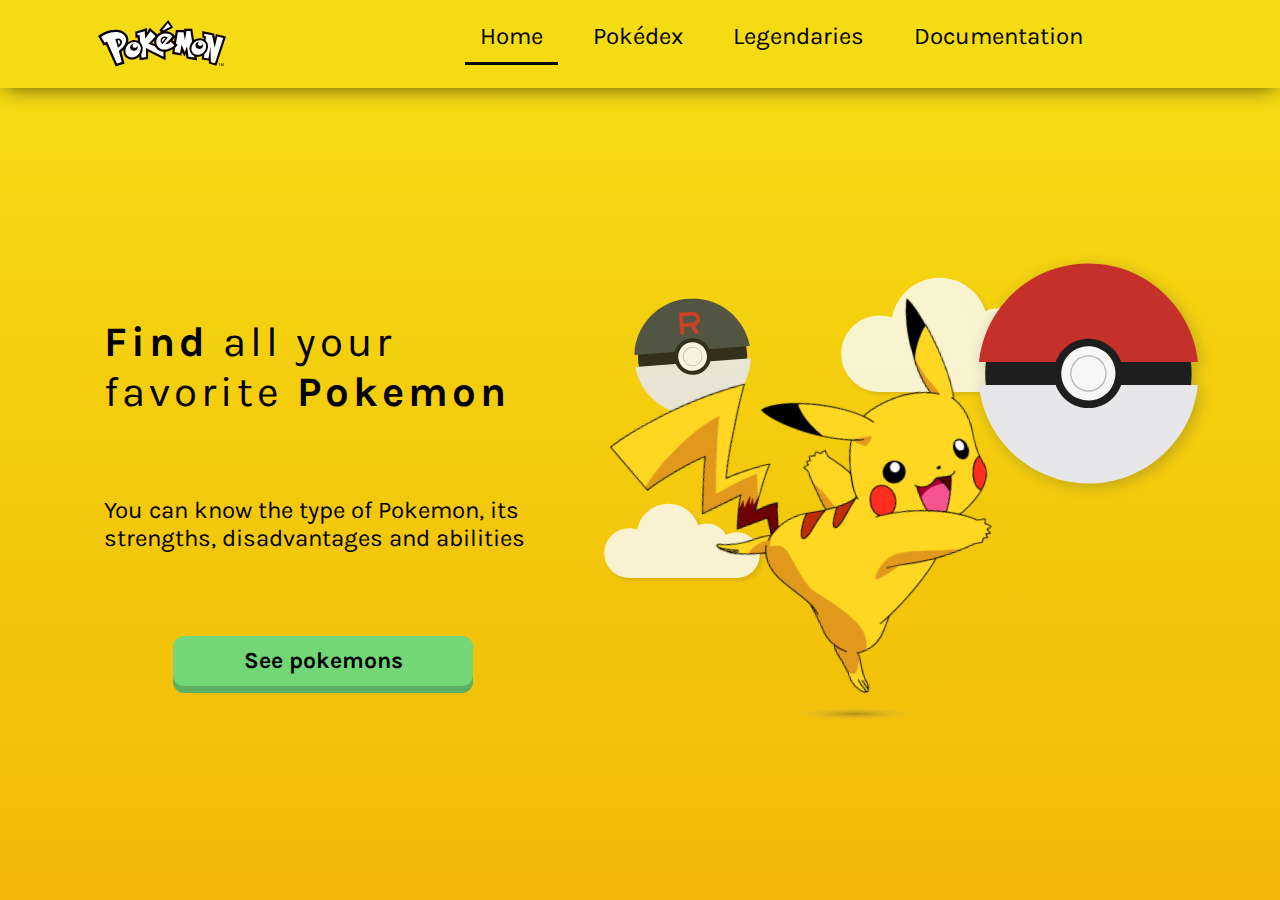
<file: index.html>
<!DOCTYPE html>
<html lang="pt-BR">

<head>
    <meta charset="UTF-8">
    <meta http-equiv="X-UA-Compatible" content="IE=edge">
    <meta name="viewport" content="width=device-width, initial-scale=1.0">
    <title>Pokedex</title>
    <link href="assets/styles/index.css" rel="stylesheet" />
    <link
        href="https://fonts.googleapis.com/css2?family=Karla:ital,wght@0,200;0,300;0,400;0,500;0,600;0,700;0,800;1,200;1,300;1,400;1,500;1,600;1,700;1,800&display=swap"
        rel="stylesheet">
</head>

<body>
    <header>
        <img src="assets/images/logo.svg" alt="Logo" />
        <button type="button" class="hamburguer-menu">
            <img src="assets/images/hamburguer.svg" alt="Hamburguer Menu" />
        </button>
        <nav class="navbar nav-index">
            <a href="#">
                Home
            </a>
            <a href="#">
                Pokédex
            </a>
            <a href="legendaries.html">
                Legendaries
            </a>
            <a href="#">
                Documentation
            </a>
        </nav>
    </header>
    <main>
        <img class="pikachu" src="assets/images/pikachu.svg" alt="pikachu" />
        <div>
            <h1><strong>Find</strong> all your favorite <strong>Pokemon</strong></h1>
            <p>You can know the type of Pokemon, its strengths, disadvantages and abilities</p>
            <a class="link-pokemons" href="#">See pokemons</a>
        </div>
    </main>
</body>

</html>
</file>
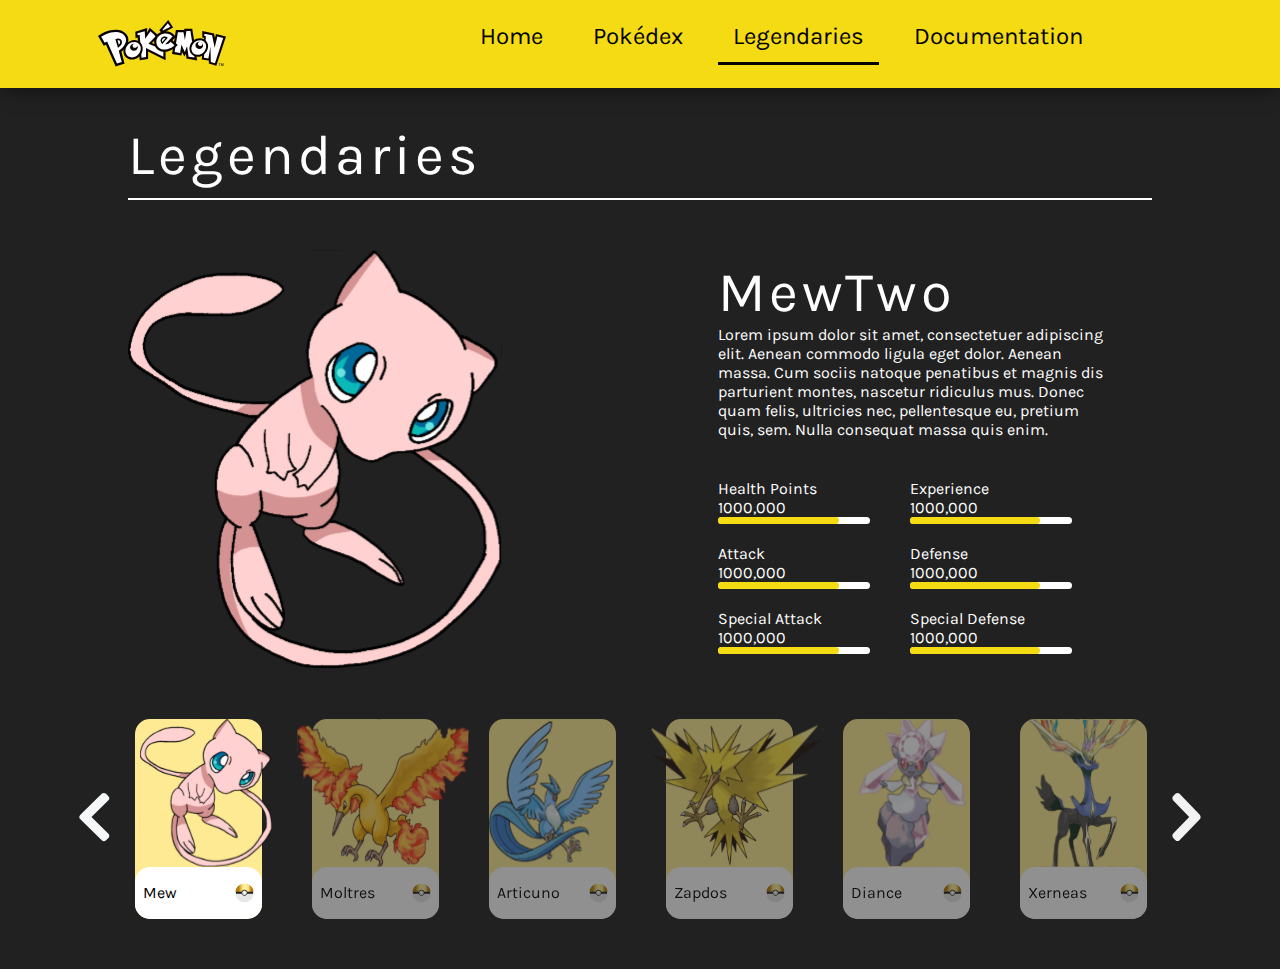
<file: legendaries.html>
<!DOCTYPE html>
<html lang="pt-br">

<head>
    <meta charset="UTF-8">
    <meta http-equiv="X-UA-Compatible" content="IE=edge">
    <meta name="viewport" content="width=device-width, initial-scale=1.0">
    <title>Legendaries</title>
    <link href="assets/styles/index.css" rel="stylesheet" />
    <link rel="preconnect" href="https://fonts.gstatic.com">
    <link
        href="https://fonts.googleapis.com/css2?family=Karla:ital,wght@0,200;0,300;0,400;0,500;0,600;0,700;0,800;1,200;1,300;1,400;1,500;1,600;1,700;1,800&display=swap"
        rel="stylesheet">
</head>

<body>
    <header>
        <img src="assets/images/logo.svg" alt="Logo" />
        <button type="button" class="hamburguer-menu">
            <img src="assets/images/hamburguer.svg" alt="Hamburguer Menu" />
        </button>
        <nav class="navbar nav-legendaries">
            <a href="index.html">
                Home
            </a>
            <a href="#">
                Pokédex
            </a>
            <a href="#">
                Legendaries
            </a>
            <a href="#">
                Documentation
            </a>
        </nav>
    </header>
    <main class="main-legendaries">
        <h1>Legendaries</h1>
        <div class="legendarie-details">
            <img src="assets/images/mew.svg" alt="Mew Picture">
            <div>
                <h2>MewTwo</h2>
                <p>Lorem ipsum dolor sit amet, consectetuer adipiscing elit.
                    Aenean commodo ligula eget dolor. Aenean massa. Cum sociis
                    natoque penatibus et magnis dis parturient montes, nascetur
                    ridiculus mus. Donec quam felis, ultricies nec, pellentesque
                    eu, pretium quis, sem. Nulla consequat massa quis enim. </p>
                <div class="legendarie-stats">
                    <div>
                        <p>Health Points</p>
                        <p>1000,000</p>
                        <div class="progress-bar">
                            <div></div>
                        </div>
                    </div>
                    <div>
                        <p>Attack</p>
                        <p>1000,000</p>
                        <div class="progress-bar">
                            <div></div>
                        </div>
                    </div>
                    <div>
                        <p>Special Attack</p>
                        <p>1000,000</p>
                        <div class="progress-bar">
                            <div></div>
                        </div>
                    </div>
                    <div>
                        <p>Experience</p>
                        <p>1000,000</p>
                        <div class="progress-bar">
                            <div></div>
                        </div>
                    </div>
                    <div>
                        <p>Defense</p>
                        <p>1000,000</p>
                        <div class="progress-bar">
                            <div></div>
                        </div>
                    </div>
                    <div>
                        <p>Special Defense</p>
                        <p>1000,000</p>
                        <div class="progress-bar">
                            <div></div>
                        </div>
                    </div>
                </div>
            </div>

        </div>
        <div class="legendaries-carousel">
            <img src="assets/images/left-arrow.svg" alt="Left Arrow">
            <div class="carousel-legendarie-box first">
                <img src="assets/images/mew.svg" alt="Mew Picture">
                <div>
                    <p>Mew</p>
                    <img src="assets/images/pokeball.svg" alt="Pokeball">
                </div>
            </div>
            <div class="carousel-legendarie-box">
                <img src="assets/images/moltres.svg" alt="Moltres Picture">
                <div>
                    <p>Moltres</p>
                    <img src="assets/images/pokeball.svg" alt="Pokeball">
                </div>
            </div>
            <div class="carousel-legendarie-box">
                <img src="assets/images/articuno.svg" alt="Articuno Picture">
                <div>
                    <p>Articuno</p>
                    <img src="assets/images/pokeball.svg" alt="Pokeball">
                </div>
            </div>
            <div class="carousel-legendarie-box">
                <img src="assets/images/zapdos.svg" alt="Zapdos Picture">
                <div>
                    <p>Zapdos</p>
                    <img src="assets/images/pokeball.svg" alt="Pokeball">
                </div>
            </div>
            <div class="carousel-legendarie-box">
                <img src="assets/images/diance.svg" alt="Diance Picture">
                <div>
                    <p>Diance</p>
                    <img src="assets/images/pokeball.svg" alt="Pokeball">
                </div>
            </div>
            <div class="carousel-legendarie-box">
                <img src="assets/images/xerneas.svg" alt="Xerneas Picture">
                <div>
                    <p>Xerneas</p>
                    <img src="assets/images/pokeball.svg" alt="Pokeball">
                </div>
            </div>
            <img src="assets/images/right-arrow.svg" alt="Left Arrow">
        </div>
    </main>
</body>

</html>
</file>
<file: assets/styles/index.css>
* { 
    box-sizing: border-box;    
    border: 0;
    outline: 0;   
    padding: 0;
    margin: 0;
    font-family: 'Karla', sans-serif;  
}

header {
    
    display: flex;
    flex-direction: row;
    align-items: center;
    justify-content: space-around;
    padding: 10px;
    background-color: #F5DB13;
    box-shadow: 0px 3px 21px -5px rgba(0,0,0,0.75);
    z-index: 1;
}

header > img {
    width: 64px;
}

header > button {
    background: none;
    cursor: pointer;
}

.navbar {
    display: none;
    font-size: 50px;
    margin: 0 5vw;
}

.navbar > a {
    font-size: 1.5rem;
    margin: 0 20px 0 0;    
    padding: 0 15px;
    text-decoration: none;
    color: black;
}

.nav-index > a:first-child {
    padding-bottom: 12px;
    border-bottom: 3.5px solid black;
}

.nav-legendaries > a:nth-child(3) {
    padding-bottom: 12px;
    border-bottom: 3.5px solid black;
}

.pikachu {
    max-width: 100%;    
}

.link-pokemons {
    width: 300px;
    height: 50px;
    border-radius: 11px;
    background: #73D677;
    box-shadow: 0px 7px 0px #5eaf62; 
    margin-top: 20px;
    font-size: 23px;   
    font-weight: normal;
    display: flex;    
    align-items: center;    
    justify-content: center;
    text-decoration: none;
    color: black;
    font-weight: bold;
    
}

body {
    display: flex;
    flex-direction: column;
    min-height: 100vh;
}

main {
    background: linear-gradient(#F5DB13, #F2B807);
}

main, main > div {
    display: flex;
    flex-direction: column;
    align-items: center;
    flex: 1;
}

main > div > h1 {
    font-size: 42px;      
    font-weight: normal;
    padding: 15px 40px;
    letter-spacing: 4px;
}

main > div > p {
    font-size: 24px;      
    font-weight: normal;
    padding: 0 40px;
}


.main-legendaries {
    background: #212121;
    color: white;
    padding: 0 10vw;
    
    display: flex;
    flex-direction: column;
}

.main-legendaries > h1 {
    font-size: 3.5rem;
    font-weight: normal;
    letter-spacing: 4px;

    padding-top: 25px;
    margin: 10px 0;

    align-self: flex-start;
}

.legendarie-details {
    height: 426px;
    padding: 50px 40px 50px 0;
    border-top: 2px solid white;

    display: flex;
    flex-direction: row;
}

.legendarie-details > div {
    display: flex;
    flex-flow: column;
    width: 40%;
}

.legendarie-details > div > h2 {
    font-size: 3.5rem;
    font-weight: normal;
    letter-spacing: 4px;
}

.legendarie-details > div > p {
    margin-bottom: 20px;
}

.legendarie-stats {
    height: 200px;
    display: flex;
    flex-direction: column;
    flex-wrap: wrap;
}

.legendarie-stats > div {
    margin: 20px 40px 0 0;
}

.progress-bar {
    border-radius: 25px;
    background: white;
}

.progress-bar > div {
    height: 7px;
    width: 80%;
    background: #F5DB13;
    border-radius: 25px;
}

.legendaries-carousel {
    display: flex;
    flex-direction: row;
    margin-bottom: 50px;
    
}

.carousel-legendarie-box {
    width: 127px;
    margin: 0 25px;
    border-radius: 15px;
    background: #FDEA93;
    display: flex;
    flex-direction: column;
    opacity: 0.5;
}

.first {
    opacity: 1;
}


.carousel-legendarie-box > img {
    width: 172px;
    height: 148px;
    position: relative;
    left: -15px;
}

.carousel-legendarie-box > div {
    display: flex;
    justify-content: space-between;
    background: white;
    color: black;
    font-weight: 400;
    border-radius: 15px;
    height: 52px;
    align-items: center;
    padding: 0 8px;
}





@media(min-width: 481px) {
    header {
        padding: 20px 10px;
    }

    header > img {
        width: 128px;
    }    
}

@media(min-width: 650px) {
    .navbar {
        display: flex;   
    }

    .hamburguer-menu {
        display: none;
    }
}

@media(min-width: 769px) {
    main {
        flex-direction: row-reverse;
        padding: 0 5vw;
    }        

    main > img, main > div {
        flex-grow: 1;
    }

    .pikachu {
        max-width: 55%;    
    }

    main > div {   
        justify-content: space-between;             
    }

    main > div > p {
        margin: 64px 0;
    }
}
</file>
